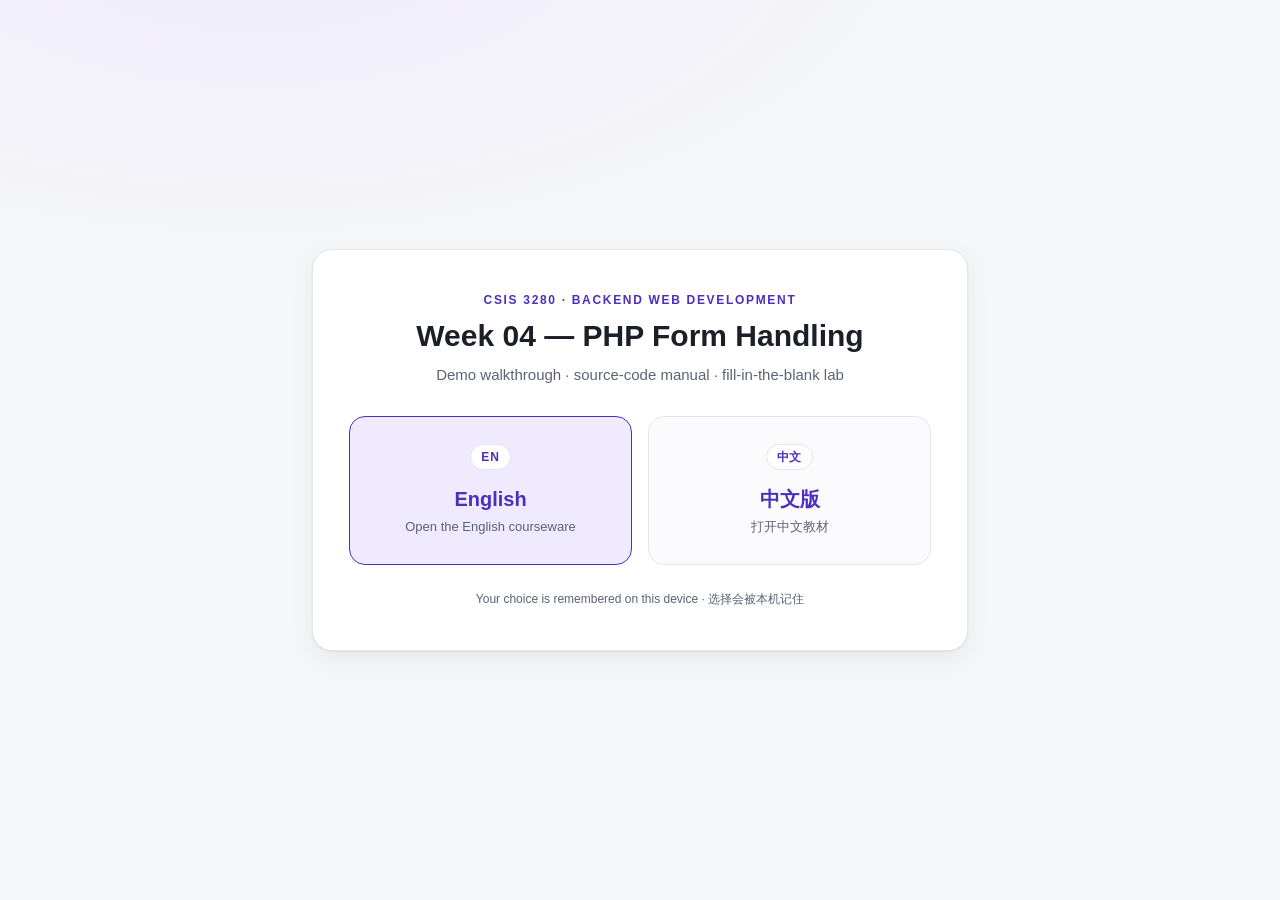
<file: index.html>
<!doctype html>
<html lang="en">
<head>
    <meta charset="utf-8">
    <meta http-equiv="refresh" content="0; url=docs/index.html">
    <title>CSIS 3280 · Week 04 — PHP Form Handling</title>
</head>
<body>
    <p>Redirecting to the courseware…
       <a href="docs/index.html">Open CSIS 3280 Week 04 courseware</a>
    </p>
</body>
</html>
</file>
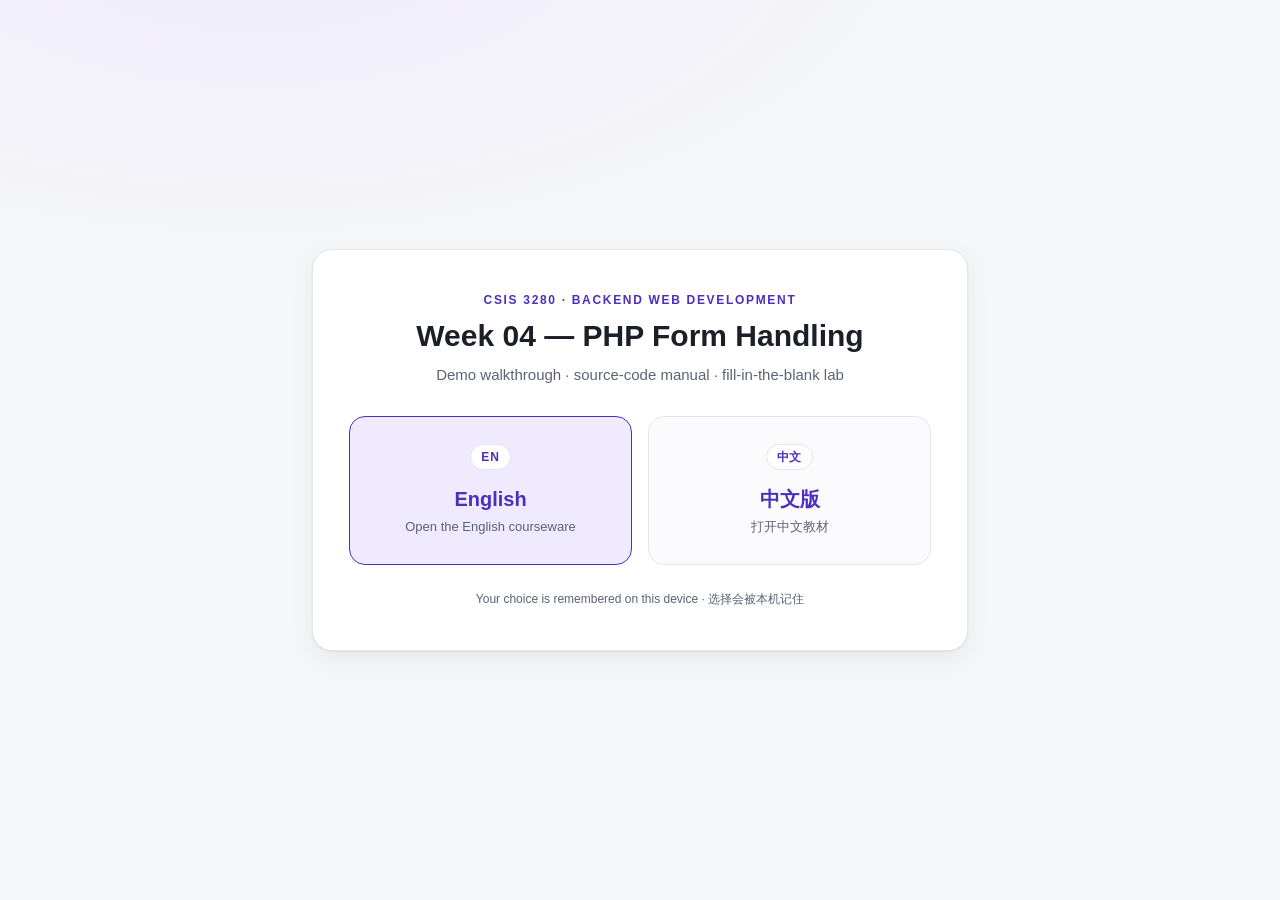
<file: docs/index.html>
<!doctype html>
<html lang="en">
<head>
    <meta charset="utf-8">
    <meta name="viewport" content="width=device-width, initial-scale=1">
    <title>CSIS 3280 · Week 04 — PHP Form Handling</title>
    <link rel="stylesheet" href="assets/css/style.css">
</head>
<body class="gate-body">
    <div class="gate-wrap">
        <div class="gate-card">
            <p class="gate-kicker">CSIS 3280 · Backend Web Development</p>
            <h1 class="gate-title">Week 04 — PHP Form Handling</h1>
            <p class="gate-sub">
                Demo walkthrough · source-code manual · fill-in-the-blank lab
            </p>

            <div class="gate-options">
                <a class="gate-option" href="app.html?lang=en" data-lang="en">
                    <span class="gate-flag">EN</span>
                    <span class="gate-opt-title">English</span>
                    <span class="gate-opt-desc">Open the English courseware</span>
                </a>
                <a class="gate-option" href="app.html?lang=zh" data-lang="zh">
                    <span class="gate-flag">中文</span>
                    <span class="gate-opt-title">中文版</span>
                    <span class="gate-opt-desc">打开中文教材</span>
                </a>
            </div>

            <p class="gate-note">Your choice is remembered on this device · 选择会被本机记住</p>
        </div>
    </div>

<script>
(function () {
    var saved = localStorage.getItem('w04_lang');
    if (saved === 'en' || saved === 'zh') {
        location.replace('app.html?lang=' + saved);
        return;
    }
    var nav = (navigator.language || '').toLowerCase();
    var suggested = nav.indexOf('zh') === 0 ? 'zh' : 'en';
    var el = document.querySelector('.gate-option[data-lang="' + suggested + '"]');
    if (el) { el.classList.add('is-suggested'); }

    document.querySelectorAll('.gate-option').forEach(function (a) {
        a.addEventListener('click', function () {
            localStorage.setItem('w04_lang', a.dataset.lang);
        });
    });
})();
</script>
</body>
</html>
</file>
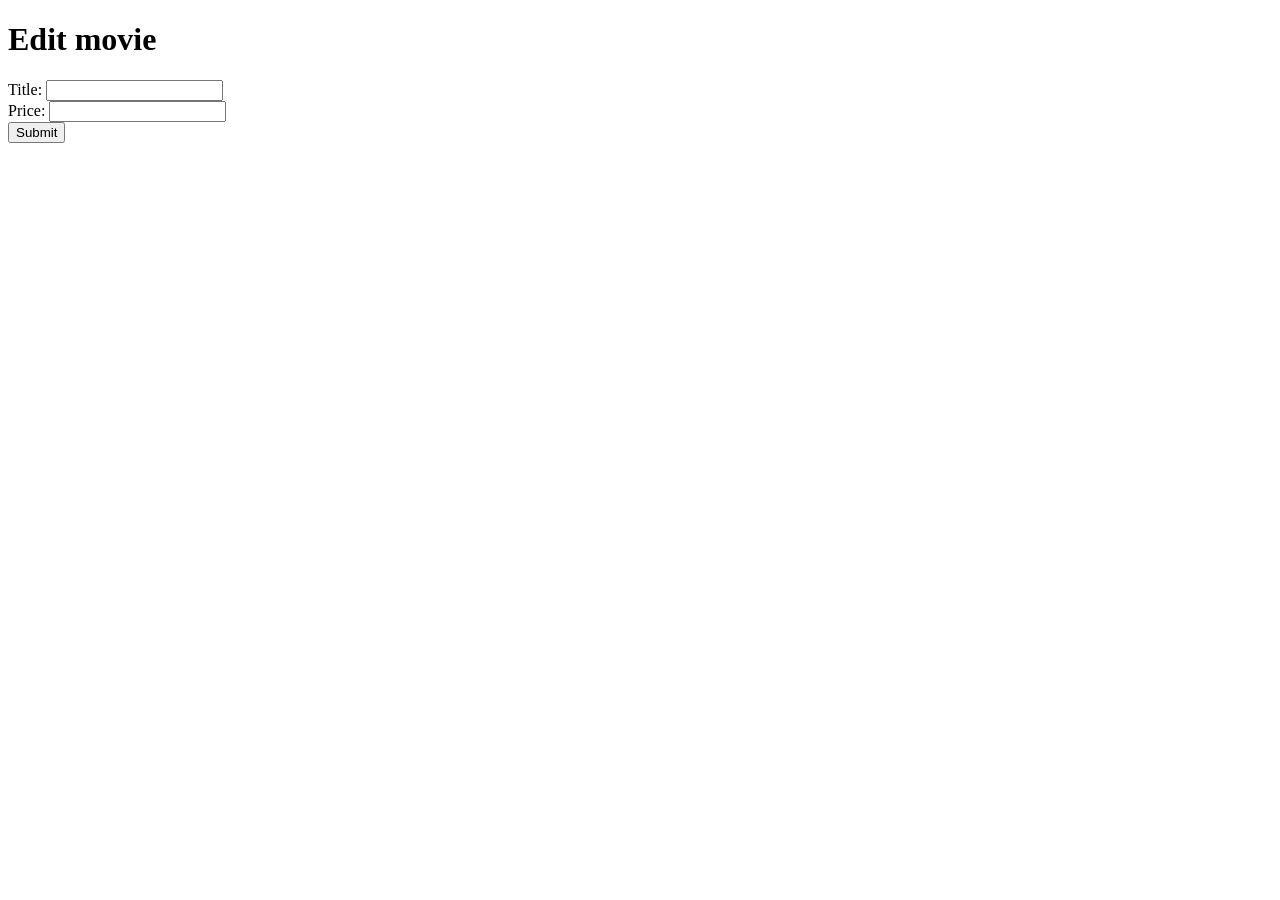
<file: week04_demo(done)/01_mixed_request.html>
<!doctype html><html><head><title>Movie Form 1</title></head><body>
    <h1>Edit movie</h1>
    <!-- method="POST"：表单字段（title、price）通过 POST 请求体提交，不会出现在 URL 中
         action 里的 ?id=1022 属于 URL 查询字符串，会以 GET 方式传给处理脚本
         因此处理脚本可以同时用 INPUT_POST 和 INPUT_GET 读取数据（混合请求） -->
    <form method="POST" action="/week04/01_mixed_request_process.php?id=1022">
        <!-- label 的 for 与 input 的 id 对应：点击文字即可聚焦到输入框（可访问性） -->
        <label for="title">Title: </label><input name="title" id="title">
        <br>
        <label for="price">Price: </label><input name="price" id="price">
        <br>
        <!-- 提交按钮：默认 type="submit"，点击后把表单发往 action 指定的地址 -->
        <input type="submit">
    </form>
    </body>
</html>
</file>
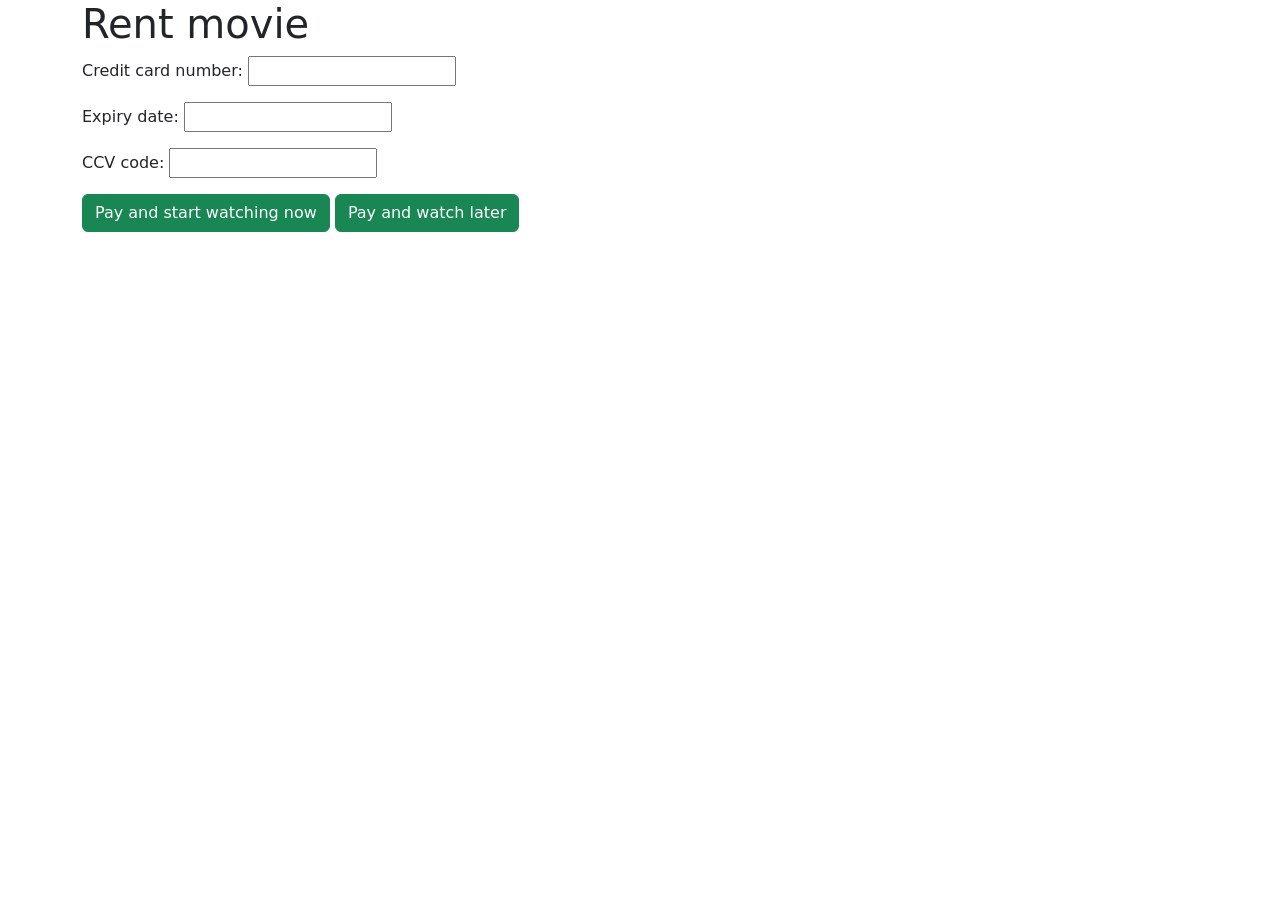
<file: week04_demo(done)/02_multiple_buttons.html>
<!doctype html><html><head><title>Movie Rent Form 1</title>
    <link rel="stylesheet"
          href="https://cdn.jsdelivr.net/npm/bootstrap@5.3.3/dist/css/bootstrap.min.css"
    >
</head>
<body class="container">
<h1>Rent movie</h1>
<!-- 表单以 POST 提交，movieId 通过 URL 查询字符串传递 -->
<form method="POST" action="/week04/02_multiple_process.php?movieId=80441">
    <p><label for="number">Credit card number:</label>
        <input name="number" id="number"></p>
    <p><label for="date">
            Expiry date:</label>
        <input name="date" id="date"></p>
    <p><label for="ccv">
            CCV code:</label>
        <input name="ccv" id="ccv"></p>
    <p>
        <!-- 多个提交按钮的关键：只有"被点击的那个"按钮的 name/value 会被提交，
             其它按钮不会提交。因此服务端只要判断哪个 name 存在，
             就知道用户点了哪个按钮。value 是按钮上显示的文字，也会一并提交。 -->
        <input type="submit" name="watchNow"
               value="Pay and start watching now" class="btn btn-success">
        <input type="submit" name="watchLater"
               value="Pay and watch later" class="btn btn-success">
        <!-- class="btn btn-success" 是 Bootstrap 的按钮样式（绿色） -->
    </p>
</form>
</body>
</html>
</file>
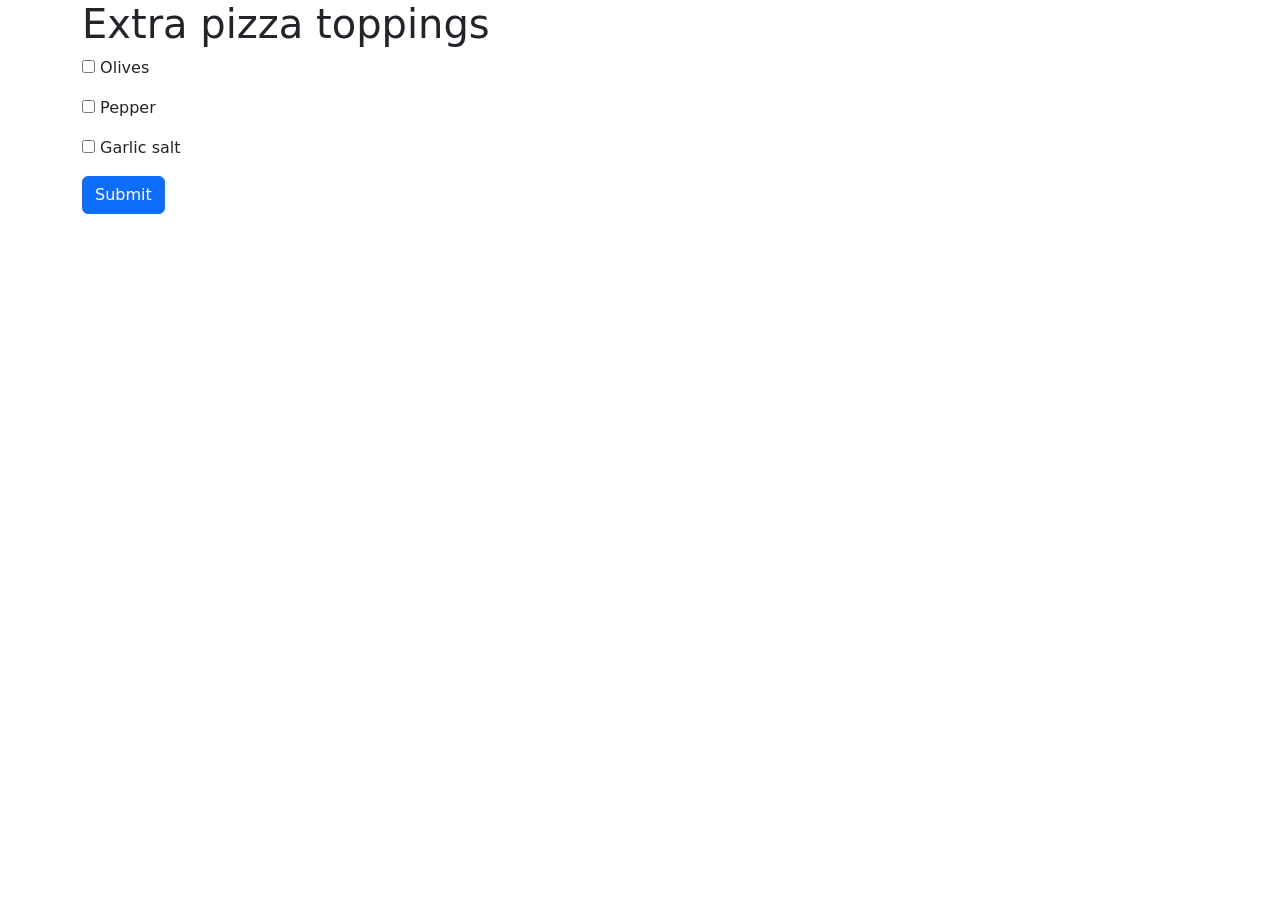
<file: week04_demo(done)/04_checkboxes_array.html>
<!doctype html><html><head><title>Checkboxes array</title>
    <link rel="stylesheet"
          href="https://cdn.jsdelivr.net/npm/bootstrap@5.3.3/dist/css/bootstrap.min.css"
    >
</head>
<body class="container">
<h1>Extra pizza toppings</h1>
<!-- method="GET"：提交后数据会显示在 URL 查询字符串中，例如
     .../04_checkboxes_process.php?toppings[]=olives&toppings[]=pepper -->
<form method="GET" action="/week04/04_checkboxes_process.php">
    <p><label>
            <!-- 多个复选框共用同一个名字 toppings[]（方括号表示"这个字段是数组"）：
                 勾选了哪几个，PHP 端就会收到一个包含对应 value 的数组。
                 若不加 []，同名只会保留最后一个值。 -->
            <input type="checkbox" name="toppings[]" value="olives"> Olives
        </label></p>
    <p><label>
            <input type="checkbox" name="toppings[]" value="pepper"> Pepper
        </label></p>
    <p><label>
            <input type="checkbox" name="toppings[]" value="garlic"> Garlic salt
        </label></p>
    <p><input type="submit" class="btn btn-primary"></p>
</form>
</body>
</html>
</file>
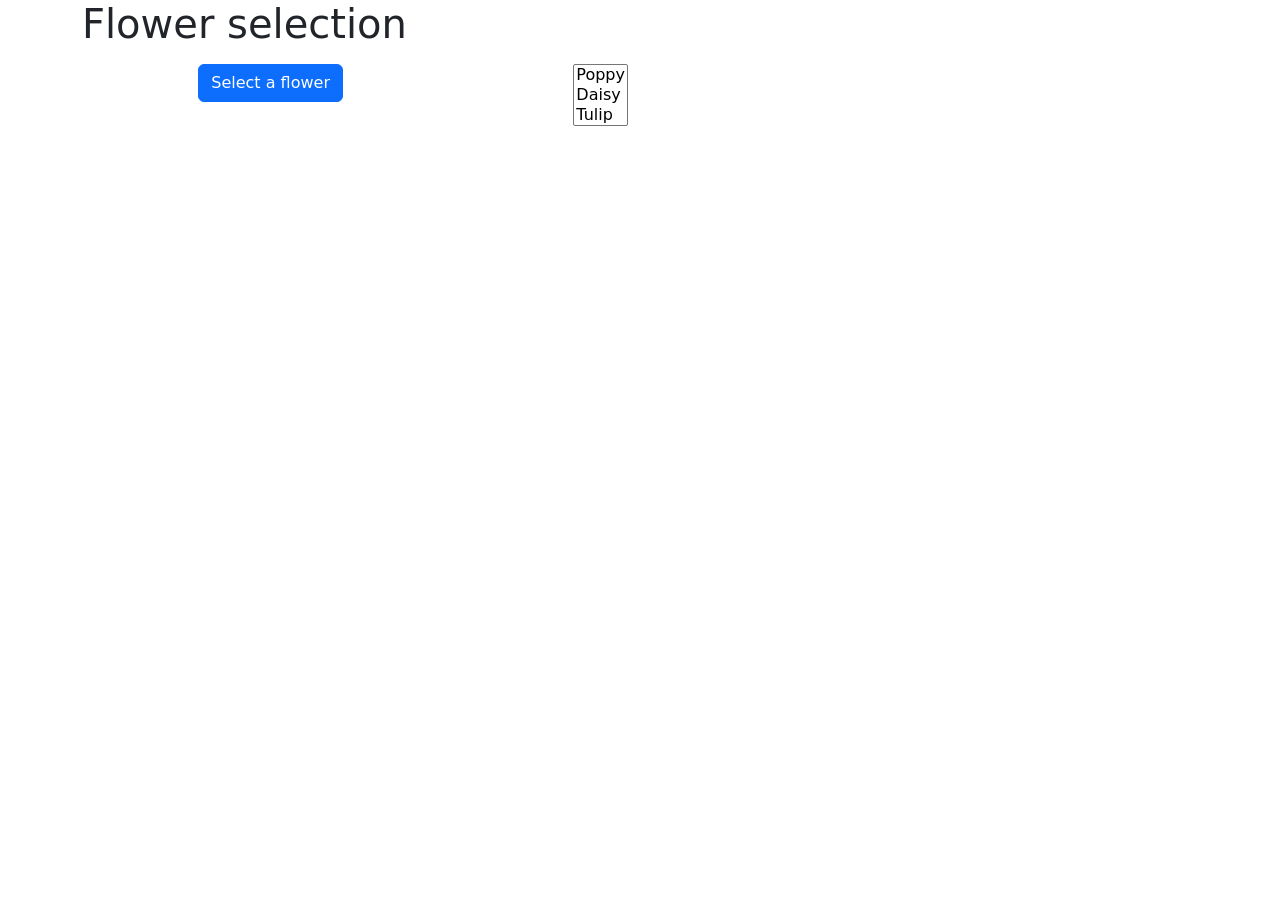
<file: week04_demo(done)/05_multiple_selection.html>
<!doctype html><html><head><title>Single Selection list</title>
    <link rel="stylesheet"
          href="https://cdn.jsdelivr.net/npm/bootstrap@5.3.3/dist/css/bootstrap.min.css"
    >
</head>
<body class="container">
<h1>Flower selection</h1>
<!-- 注意：action 指向的是 .html 文件，静态 HTML 无法处理表单数据，
     通常应指向 .php 处理脚本（本例仅作演示） -->
<form method="GET" action="05_multiple_process.html">
    <div class="row">
        <div class="col-lg-3 text-end py-2">
            <input type="submit" value="Select a flower" class="btn btn-primary">
        </div>
        <div class="col-lg-3 text-end py-2">
            <!-- size="3"：下拉框一次显示 3 行；multiple：允许多选
                 name="flowers[]" 的方括号表示提交的是数组，
                 这样用户选中的多个 option 的 value 会一起传到服务端。
                 （多选时通常需要按住 Ctrl / Cmd 键点选） -->
            <select name="flowers[]"
                    class="custom-select"
                    size="3"
                    multiple>
                <option value="poppy">Poppy</option>
                <option value="daisy">Daisy</option>
                <option value="tulip">Tulip</option>
            </select>
        </div>
    </div>
</form>
</body>
</html>
</file>
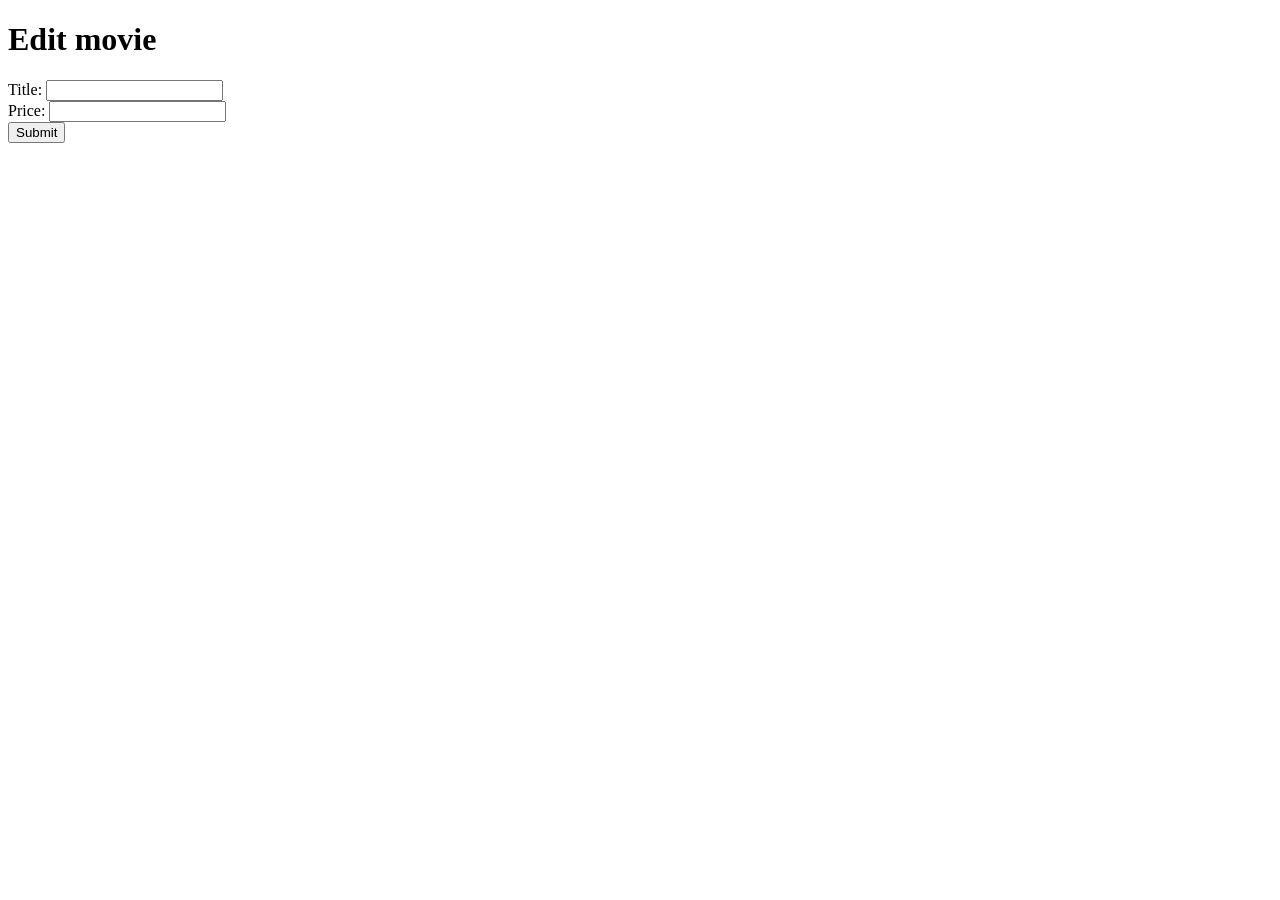
<file: week04_starter(AI-fixed))/01_mixed_request.html>
<!doctype html>
<html>
<head><title>Movie Form 1</title></head>
<body>
<h1>Edit movie</h1>

<!--
  重點：同時使用 GET 與 POST（稱為「混合請求」）
  - method="POST"  → 表單欄位（title、price）會送到 $_POST
  - action 網址後面的 ?id=1022 → 這個查詢字串（query string）會送到 $_GET
  所以在處理程式 01_mixed_request_process.php 中可以同時讀到：
      $_GET['id']      // 1022，通常用來辨識「要修改哪一筆資料」
      $_POST['title']  // 使用者輸入的新標題
      $_POST['price']  // 使用者輸入的新價格
  實務用法：用 GET 帶「資源識別碼」，用 POST 帶「要寫入的資料」
-->
<form method="POST" action="/01_mixed_request_process.php?id=1022">

    <!-- label 的 for 要對應 input 的 id：點擊文字時會聚焦該輸入框 -->
    <label for="title">Title: </label>
    <input name="title" id="title">   <!-- name 決定 $_POST 的鍵名：$_POST['title'] -->
    <br>
    <label for="price">Price: </label>
    <input name="price" id="price">   <!-- $_POST['price'] -->
    <br>

    <!-- 沒有 name 的 submit：只負責送表單，在 $_POST 裡不會產生資料 -->
    <input type="submit">
</form>
</body>
</html>
</file>
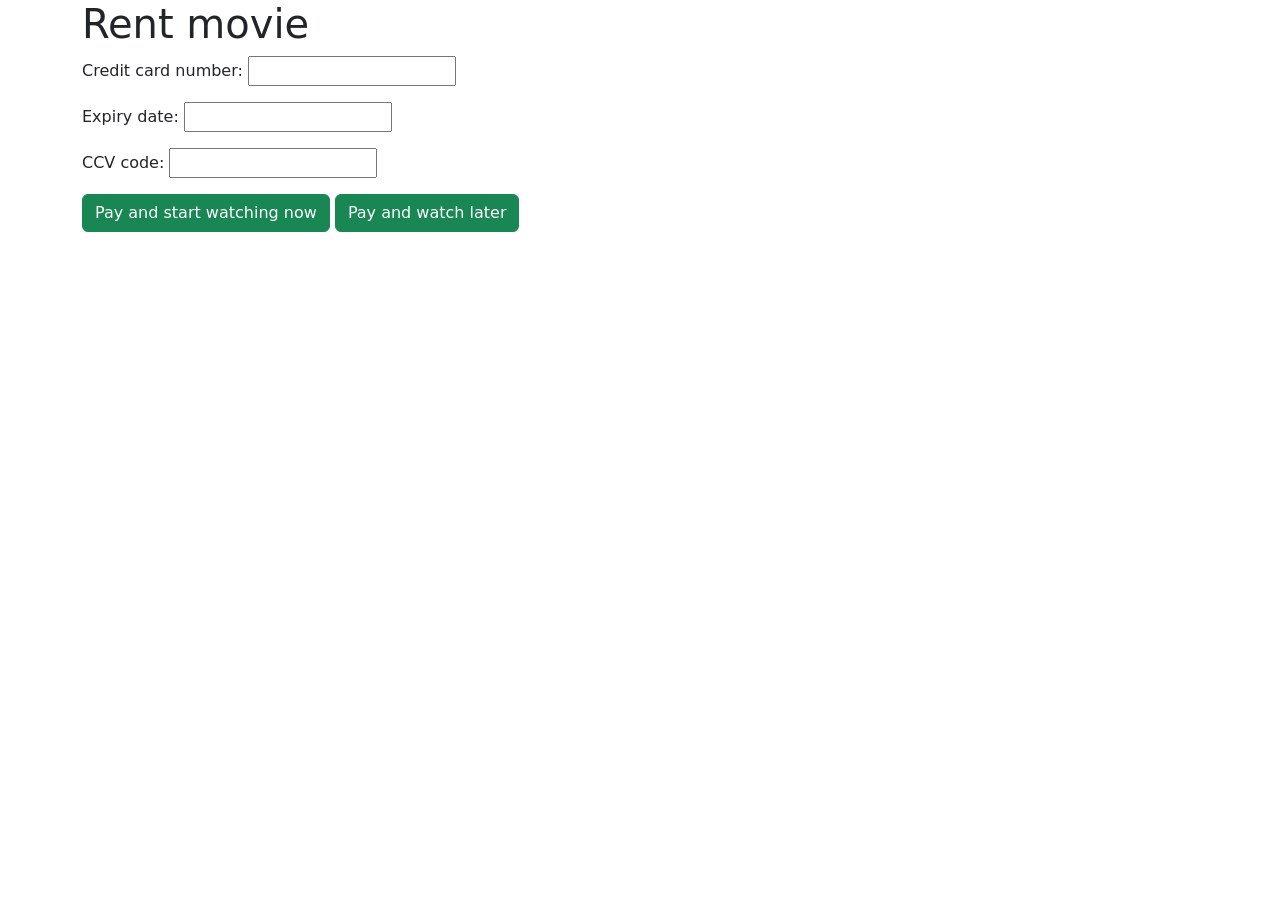
<file: week04_starter(AI-fixed))/02_multiple_buttons.html>
<!doctype html>
<html>
<head>
    <title>Movie Rent Form 1</title>
    <!-- 由 CDN 載入 Bootstrap 5，只是為了套用現成樣式（btn、container 等 class） -->
    <link rel="stylesheet"
          href="https://cdn.jsdelivr.net/npm/bootstrap@5.3.3/dist/css/bootstrap.min.css">
</head>
<body class="container">   <!-- Bootstrap class：讓內容置中並有左右留白 -->
<h1>Rent movie</h1>

<!--
  重點：同一個表單有多個送出按鈕（multiple submit buttons）
  - method="POST"           → 信用卡資料放 $_POST，避免出現在網址列
  - action 的 ?movieId=80441 → 這筆資料放 $_GET，用來指名要租哪部電影
  只有「被按下」的那顆 submit 按鈕的 name/value 會被送出，
  伺服器端即可用 isset($_POST['watchNow']) / isset($_POST['watchLater']) 判斷使用者選了哪個動作。
-->
<form method="POST" action="02_multiple_process.php?movieId=80441">

    <p><label for="number">Credit card number:</label>
        <input name="number" id="number"></p>   <!-- $_POST['number'] -->

    <p><label for="date">Expiry date:</label>
        <input name="date" id="date"></p>       <!-- $_POST['date'] -->

    <p><label for="ccv">CCV code:</label>
        <input name="ccv" id="ccv"></p>         <!-- $_POST['ccv'] -->

    <p>
        <!-- 兩顆 submit 有不同的 name 與 value：
             按下後送出的內容是 watchNow=Pay and start watching now
             value 同時也是按鈕上顯示的文字 -->
        <input type="submit" name="watchNow"
               value="Pay and start watching now" class="btn btn-success">

        <!-- 另一顆：isset($_POST['watchLater']) 為 true 時代表選了「稍後再看」 -->
        <input type="submit" name="watchLater"
               value="Pay and watch later" class="btn btn-success">
    </p>
</form>
</body>
</html>
</file>
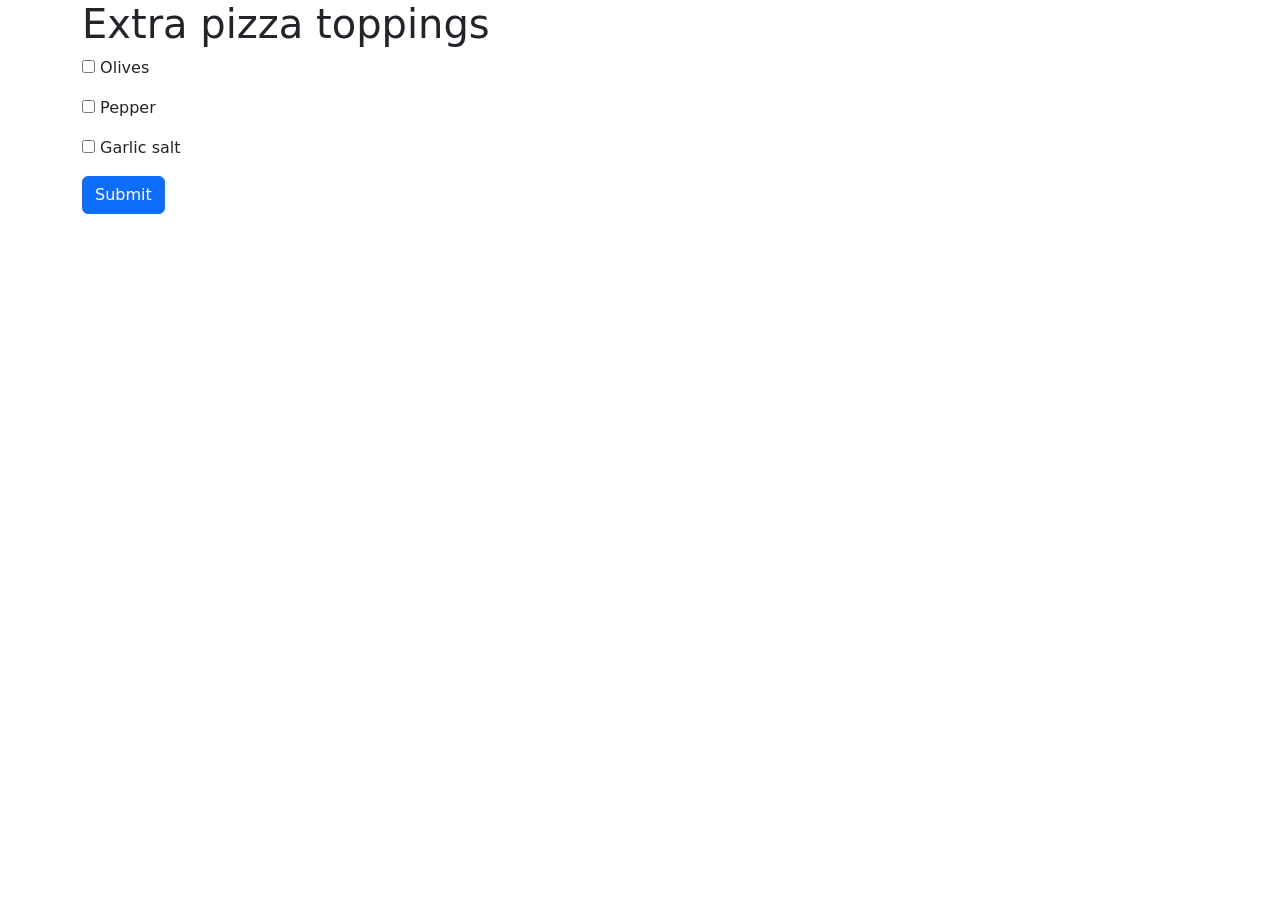
<file: week04_starter(AI-fixed))/04_checkboxes_array.html>
<!doctype html>
<html>
<head>
    <title>Checkboxes array</title>
    <link rel="stylesheet"
          href="https://cdn.jsdelivr.net/npm/bootstrap@5.3.3/dist/css/bootstrap.min.css">
</head>
<body class="container">
<h1>Extra pizza toppings</h1>

<!--
  重點：用 name="toppings[]" 讓「多個核取方塊」組成一個陣列
  - method="GET" → 送出後資料會出現在網址列，例如：
        04_checkboxes_process.php?toppings[]=olives&toppings[]=garlic
  - PHP 端收到的是一個陣列 $_GET['toppings']，例如：
        ['olives', 'garlic']
    可用 foreach ($_GET['toppings'] as $topping) 逐一處理，
    或用 in_array('olives', $_GET['toppings']) 檢查某項是否被勾選。

  注意：勾選方塊「沒勾就不送出」，所以若使用者什麼都沒勾，
  $_GET['toppings'] 這個鍵根本不存在，PHP 端要先用 isset() / ?? [] 處理。
-->
<form method="GET" action="04_checkboxes_process.php">

    <!-- 把 input 包在 <label> 裡面：點文字也能勾選，不需要 for / id 對應 -->
    <p><label>
        <input type="checkbox" name="toppings[]" value="olives"> Olives
    </label></p>

    <p><label>
        <input type="checkbox" name="toppings[]" value="pepper"> Pepper
    </label></p>

    <p><label>
        <input type="checkbox" name="toppings[]" value="garlic"> Garlic salt
    </label></p>

    <!-- btn btn-primary：Bootstrap 的藍色主按鈕樣式 -->
    <p><input type="submit" class="btn btn-primary"></p>
</form>
</body>
</html>
</file>
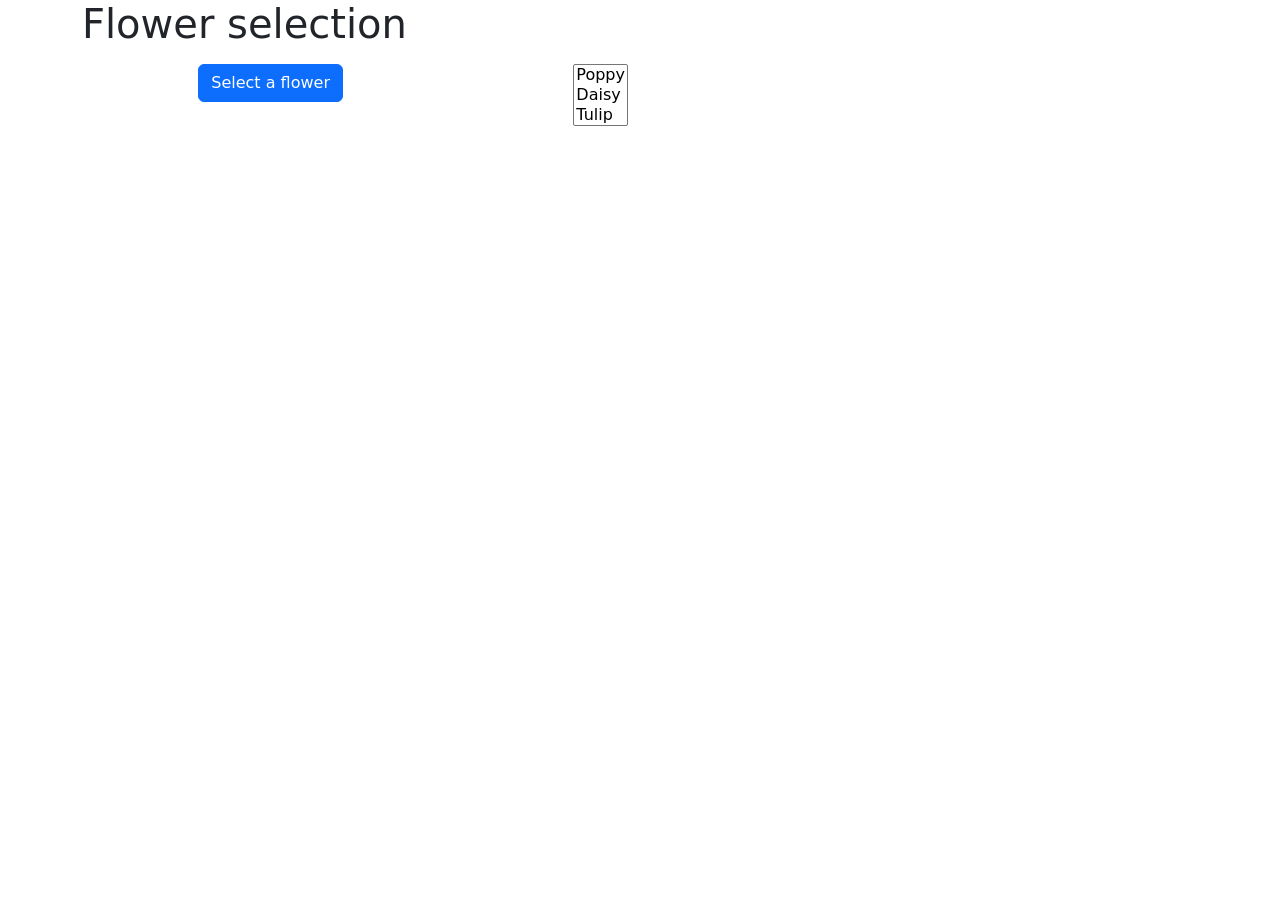
<file: week04_starter(AI-fixed))/05_multiple_selection.html>
<!doctype html>
<html>
<head>
    <title>Single Selection list</title>
    <link rel="stylesheet"
          href="https://cdn.jsdelivr.net/npm/bootstrap@5.3.3/dist/css/bootstrap.min.css">
</head>
<body class="container">
<h1>Flower selection</h1>

<!--
  重點：可多選的下拉選單（multiple select）
  - name="flowers[]" 加上中括號 → 使用者可選多個，PHP 端會收到陣列
        $_GET['flowers'] 例如 ['poppy', 'tulip']
  - multiple 屬性 → 允許按住 Ctrl / Cmd 多選
  - size="3"      → 一次顯示 3 列，變成「清單方塊」而不是下拉式選單

  提示：action 目前指向 .html 檔，靜態 HTML 無法處理表單資料；
  實務上應改成 .php（例如 05_multiple_process.php）才能在伺服器端讀取 $_GET['flowers']。
-->
<form method="GET" action="05_multiple_process.html">
    <div class="row">   <!-- Bootstrap：建立一排（12 欄）的水平容器 -->

        <!-- col-lg-3 = 大螢幕佔 3 欄；text-end = 靠右；py-2 = 上下留白 -->
        <div class="col-lg-3 text-end py-2">
            <input type="submit" value="Select a flower" class="btn btn-primary">
        </div>

        <div class="col-lg-3 text-end py-2">
            <!-- custom-select：預留的 Bootstrap 樣式 class（Bootstrap 5 已改名 form-select） -->
            <select name="flowers[]"
                    class="custom-select"
                    size="3"
                    multiple>
                <!-- 每個 option 的 value 才是真正送出的值，標籤文字只是顯示用 -->
                <option value="poppy">Poppy</option>
                <option value="daisy">Daisy</option>
                <option value="tulip">Tulip</option>
            </select>
        </div>
    </div>
</form>
</body>
</html>
</file>
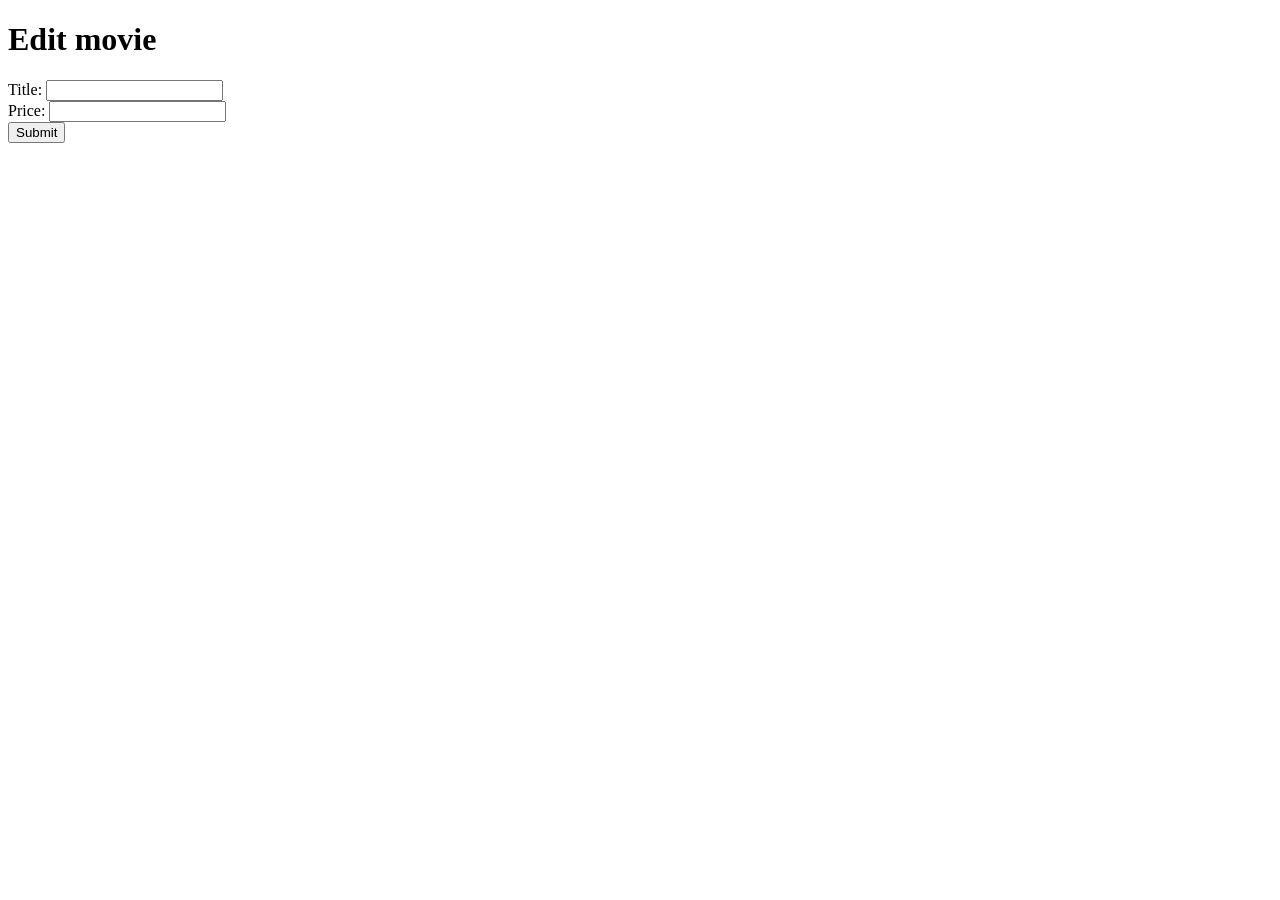
<file: week04_starter/01_mixed_request.html>
<!doctype html><html><head><title>Movie Form 1</title></head><body>
    <h1>Edit movie</h1>
    <form method="POST" action="/01_mixed_request_process.php?id=1022">
        <label for="title">Title: </label><input name="title" id="title">
        <br>
        <label for="price">Price: </label><input name="price" id="price">
        <br>
        <input type="submit">
    </form>
    </body>
</html>
</file>
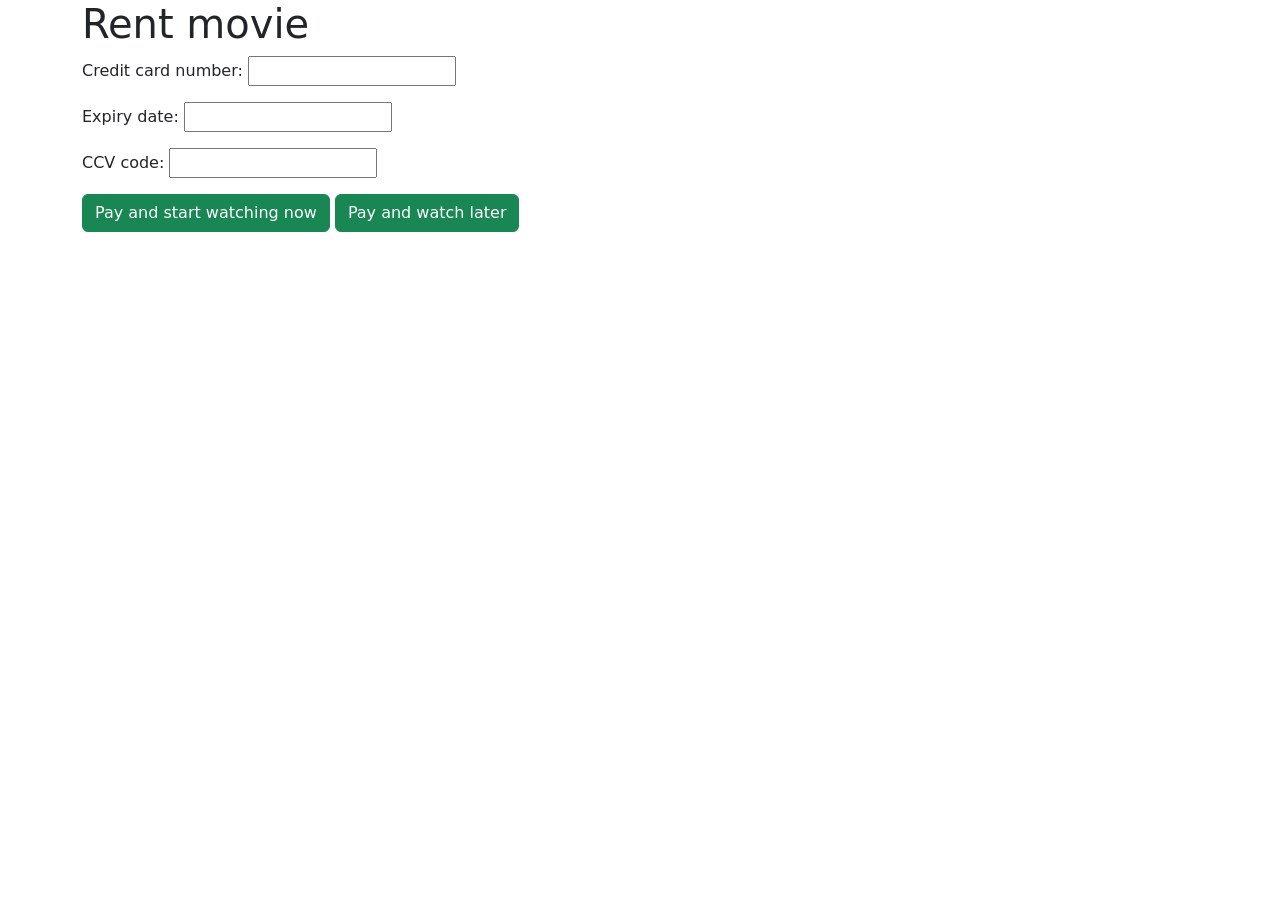
<file: week04_starter/02_multiple_buttons.html>
<!doctype html><html><head><title>Movie Rent Form 1</title>
    <link rel="stylesheet"
          href="https://cdn.jsdelivr.net/npm/bootstrap@5.3.3/dist/css/bootstrap.min.css"
    >
</head>
<body class="container">
<h1>Rent movie</h1>
<form method="POST" action="02_multiple_process.php?movieId=80441">
    <p><label for="number">Credit card number:</label>
        <input name="number" id="number"></p>
    <p><label for="date">
            Expiry date:</label>
        <input name="date" id="date"></p>
    <p><label for="ccv">
            CCV code:</label>
        <input name="ccv" id="ccv"></p>
    <p>
        <input type="submit" name="watchNow"
               value="Pay and start watching now" class="btn btn-success">
        <input type="submit" name="watchLater"
               value="Pay and watch later" class="btn btn-success">
    </p>
</form>
</body>
</html>
</file>
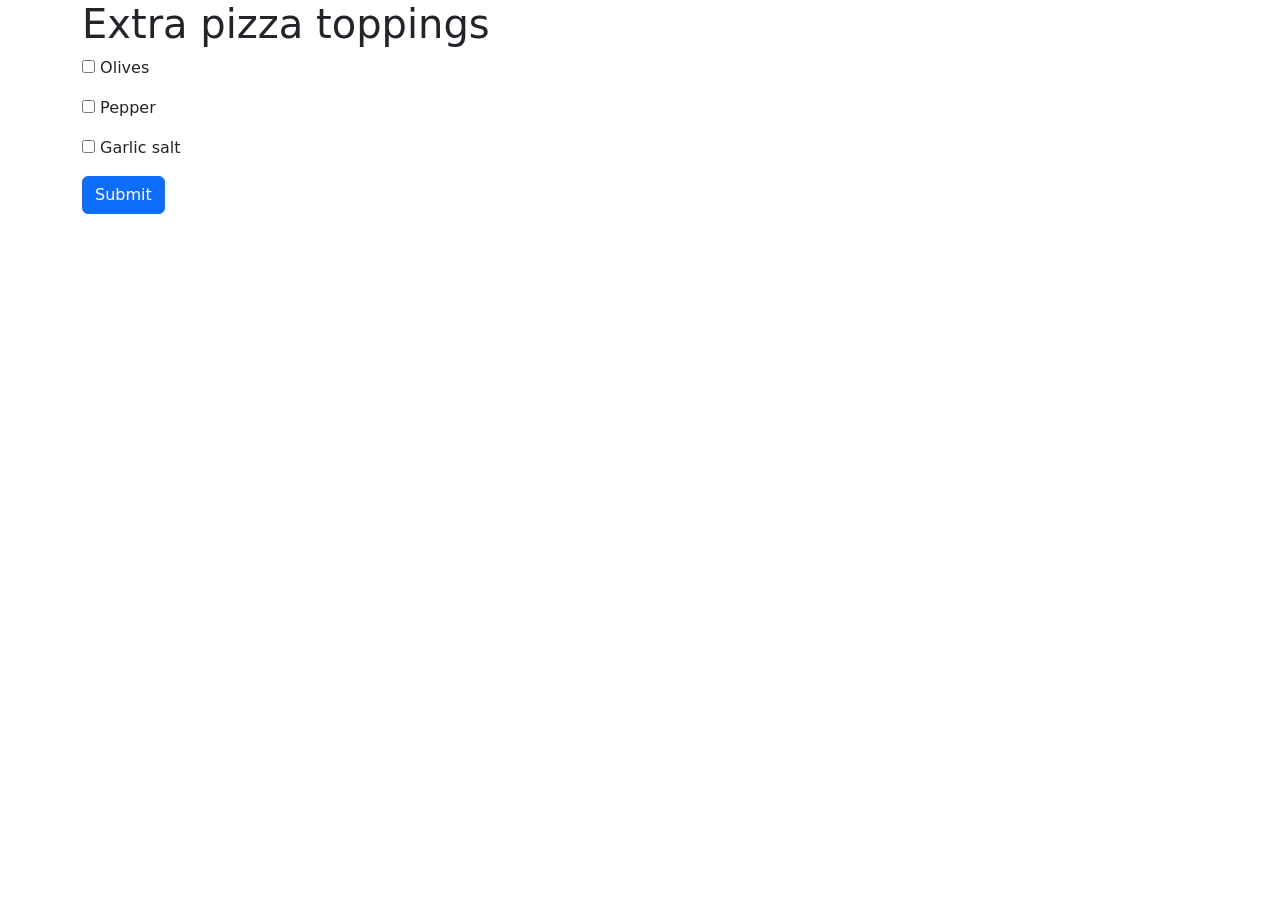
<file: week04_starter/04_checkboxes_array.html>
<!doctype html><html><head><title>Checkboxes array</title>
    <link rel="stylesheet"
          href="https://cdn.jsdelivr.net/npm/bootstrap@5.3.3/dist/css/bootstrap.min.css"
    >
</head>
<body class="container">
<h1>Extra pizza toppings</h1>
<form method="GET" action="04_checkboxes_process.php">
    <p><label>
            <input type="checkbox" name="toppings[]" value="olives"> Olives
        </label></p>
    <p><label>
            <input type="checkbox" name="toppings[]" value="pepper"> Pepper
        </label></p>
    <p><label>
            <input type="checkbox" name="toppings[]" value="garlic"> Garlic salt
        </label></p>
    <p><input type="submit" class="btn btn-primary"></p>
</form>
</body>
</html>
</file>
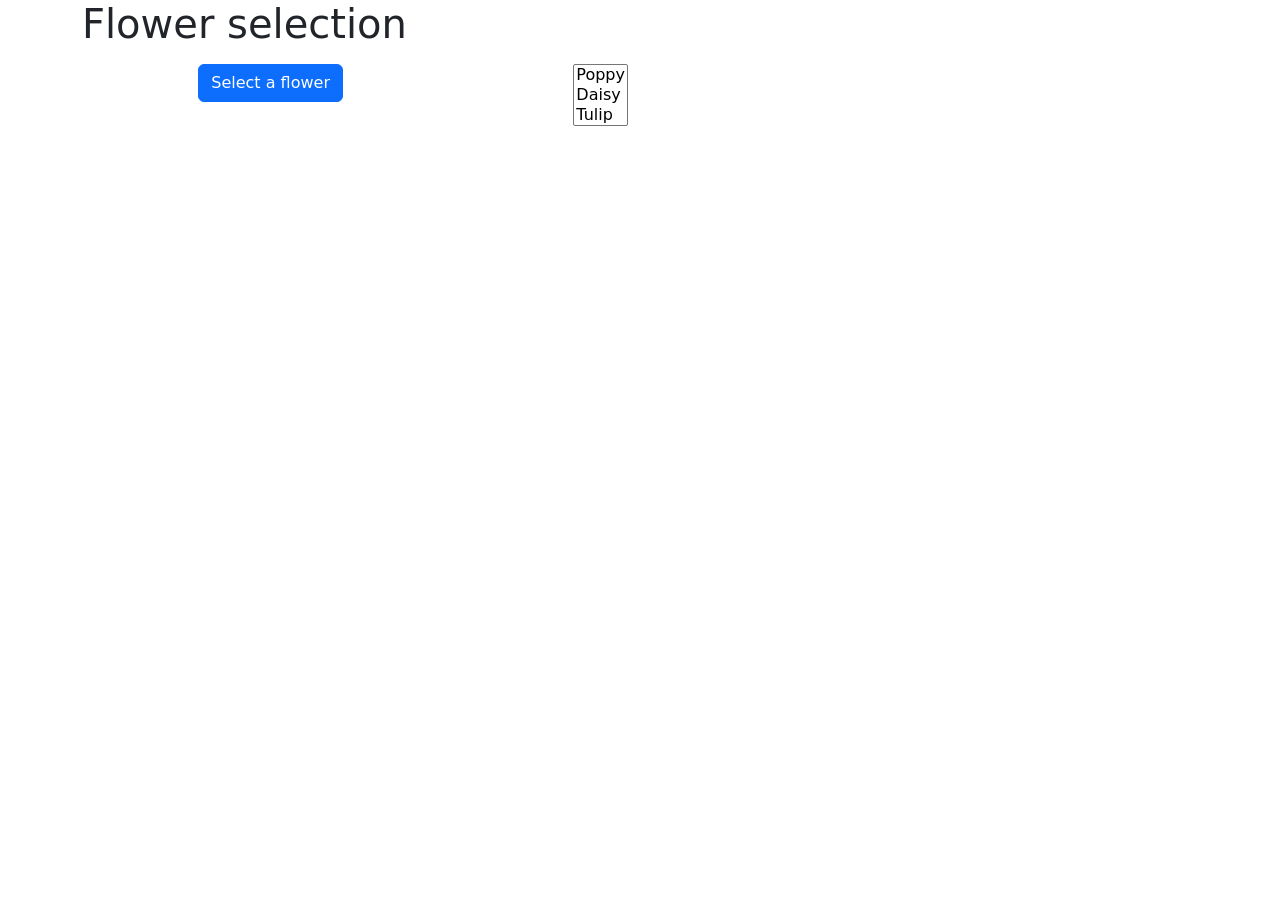
<file: week04_starter/05_multiple_selection.html>
<!doctype html><html><head><title>Single Selection list</title>
    <link rel="stylesheet"
          href="https://cdn.jsdelivr.net/npm/bootstrap@5.3.3/dist/css/bootstrap.min.css"
    >
</head>
<body class="container">
<h1>Flower selection</h1>
<form method="GET" action="05_multiple_process.html">
    <div class="row">
        <div class="col-lg-3 text-end py-2">
            <input type="submit" value="Select a flower" class="btn btn-primary">
        </div>
        <div class="col-lg-3 text-end py-2">
            <select name="flowers[]"
                    class="custom-select"
                    size="3"
                    multiple>
                <option value="poppy">Poppy</option>
                <option value="daisy">Daisy</option>
                <option value="tulip">Tulip</option>
            </select>
        </div>
    </div>
</form>
</body>
</html>
</file>
<file: docs/assets/css/style.css>
/* ============================================================
   CSIS 3280 Week 04 courseware — shared stylesheet
   ============================================================ */

:root {
    --bg: #f5f6f8;
    --surface: #ffffff;
    --ink: #1b1f27;
    --ink-soft: #5c6373;
    --line: #e3e6ec;
    --brand: #4c2fbd;
    --brand-soft: #efeafd;
    --code-bg: #1f2430;
    --code-ink: #e6e9ef;
    --comment: #7fcf9a;
    --ok: #1a7f4b;
    --bad: #c0392b;
    --warn: #b7791f;
    --radius: 14px;
    --shadow: 0 1px 2px rgba(20, 25, 40, .06), 0 8px 24px rgba(20, 25, 40, .06);
}

* { box-sizing: border-box; }

html, body { margin: 0; padding: 0; }

body {
    background: var(--bg);
    color: var(--ink);
    font-family: -apple-system, BlinkMacSystemFont, "Segoe UI", "Helvetica Neue",
                 "PingFang SC", "Hiragino Sans GB", "Microsoft YaHei", sans-serif;
    font-size: 15px;
    line-height: 1.7;
    -webkit-font-smoothing: antialiased;
}

a { color: var(--brand); text-decoration: none; }
a:hover { text-decoration: underline; }

code, pre, .mono {
    font-family: "SFMono-Regular", Menlo, Consolas, "Liberation Mono", monospace;
}

/* ---------------- language gate ---------------- */

.gate-body {
    min-height: 100vh;
    display: flex;
    align-items: center;
    justify-content: center;
    background: radial-gradient(1200px 600px at 20% -10%, #efeafd 0%, #f5f6f8 55%);
}

.gate-wrap { padding: 32px; width: 100%; max-width: 720px; }

.gate-card {
    background: var(--surface);
    border: 1px solid var(--line);
    border-radius: 20px;
    box-shadow: var(--shadow);
    padding: 40px 36px;
    text-align: center;
}

.gate-kicker {
    margin: 0 0 6px;
    font-size: 12px;
    letter-spacing: .14em;
    text-transform: uppercase;
    color: var(--brand);
    font-weight: 700;
}

.gate-title { margin: 0 0 8px; font-size: 30px; line-height: 1.25; }
.gate-sub { margin: 0 0 28px; color: var(--ink-soft); }

.gate-options {
    display: grid;
    grid-template-columns: 1fr 1fr;
    gap: 16px;
}

.gate-option {
    display: block;
    border: 1px solid var(--line);
    border-radius: 16px;
    padding: 26px 18px;
    background: #fbfbfd;
    transition: transform .12s ease, border-color .12s ease, box-shadow .12s ease;
}
.gate-option:hover { text-decoration: none; transform: translateY(-3px); box-shadow: var(--shadow); }
.gate-option.is-suggested { border-color: var(--brand); background: var(--brand-soft); }

.gate-flag {
    display: inline-block;
    font-size: 12px;
    font-weight: 700;
    letter-spacing: .08em;
    color: var(--brand);
    background: #fff;
    border: 1px solid var(--line);
    border-radius: 999px;
    padding: 2px 10px;
    margin-bottom: 12px;
}
.gate-opt-title { display: block; font-size: 20px; font-weight: 700; }
.gate-opt-desc { display: block; color: var(--ink-soft); font-size: 13px; }

.gate-note { margin: 24px 0 0; font-size: 12px; color: var(--ink-soft); }

/* ---------------- top bar ---------------- */

.topbar {
    position: sticky;
    top: 0;
    z-index: 50;
    background: #171a22;
    color: #fff;
    border-bottom: 1px solid #000;
}

.topbar-inner {
    max-width: 1180px;
    margin: 0 auto;
    padding: 0 20px;
    height: 58px;
    display: flex;
    align-items: center;
    gap: 20px;
}

.brand { display: flex; align-items: baseline; gap: 8px; color: #fff; }
.brand:hover { text-decoration: none; }
.brand-mark { font-family: Menlo, Consolas, monospace; font-weight: 700; color: #a99bff; }
.brand-text { font-size: 12px; color: #9aa2b1; }

.nav { display: flex; gap: 4px; flex: 1; }
.nav a {
    color: #c9ced8;
    padding: 6px 12px;
    border-radius: 8px;
    font-size: 14px;
}
.nav a:hover { background: rgba(255, 255, 255, .08); text-decoration: none; }
.nav a.active { background: var(--brand); color: #fff; font-weight: 600; }

.topbar-right { display: flex; align-items: center; gap: 10px; }

.langswitch { display: flex; border: 1px solid #333a48; border-radius: 999px; overflow: hidden; }
.langswitch button {
    background: transparent;
    border: 0;
    color: #aab1bf;
    padding: 5px 14px;
    font-size: 12px;
    cursor: pointer;
}
.langswitch button.active { background: var(--brand); color: #fff; font-weight: 700; }

.nav-toggle {
    display: none;
    background: transparent;
    border: 1px solid #333a48;
    color: #fff;
    border-radius: 8px;
    padding: 4px 10px;
    cursor: pointer;
}

/* ---------------- layout ---------------- */

.view { max-width: 1180px; margin: 0 auto; padding: 28px 20px 60px; min-height: 60vh; }

.card {
    background: var(--surface);
    border: 1px solid var(--line);
    border-radius: var(--radius);
    box-shadow: var(--shadow);
    padding: 22px;
    margin-bottom: 20px;
}

.hero {
    background: linear-gradient(135deg, #4c2fbd 0%, #6d43e0 100%);
    color: #fff;
    border-radius: 20px;
    padding: 34px 32px;
    margin-bottom: 22px;
}
.hero h1 { margin: 0 0 8px; font-size: 28px; line-height: 1.3; }
.hero p { margin: 0; color: #ded7ff; }
.hero .hero-meta { margin-top: 16px; display: flex; flex-wrap: wrap; gap: 8px; }
.hero-pill {
    background: rgba(255, 255, 255, .16);
    border: 1px solid rgba(255, 255, 255, .25);
    border-radius: 999px;
    padding: 3px 12px;
    font-size: 12px;
}

.section-title { font-size: 20px; margin: 0 0 4px; }
.section-sub { color: var(--ink-soft); margin: 0 0 18px; font-size: 14px; }

.grid { display: grid; gap: 16px; grid-template-columns: repeat(auto-fill, minmax(260px, 1fr)); }

.tile {
    display: block;
    background: var(--surface);
    border: 1px solid var(--line);
    border-radius: var(--radius);
    padding: 18px;
    box-shadow: var(--shadow);
    color: inherit;
    transition: transform .12s ease, border-color .12s ease;
}
.tile:hover { text-decoration: none; transform: translateY(-3px); border-color: #c9c2f5; }
.tile .tile-kicker { font-size: 12px; color: var(--ink-soft); }
.tile h3 { margin: 4px 0 6px; font-size: 16px; }
.tile p { margin: 0 0 10px; font-size: 13px; color: var(--ink-soft); }
.tile .tile-foot { font-size: 12px; color: var(--ink-soft); }

.badge {
    display: inline-block;
    font-size: 11px;
    font-weight: 700;
    border-radius: 999px;
    padding: 2px 9px;
    background: #eef0f5;
    color: var(--ink-soft);
}
.badge-dark { background: #171a22; color: #fff; }
.badge-brand { background: var(--brand-soft); color: var(--brand); }
.badge-ok { background: #e4f5ec; color: var(--ok); }
.badge-warn { background: #fdf3e0; color: var(--warn); }
.badge-basic { background: #e4f5ec; color: var(--ok); }
.badge-advanced { background: #fdf3e0; color: var(--warn); }
.badge-challenge { background: #fde8e5; color: var(--bad); }

/* ---------------- tables ---------------- */

.table-wrap { overflow-x: auto; }
table.data { width: 100%; border-collapse: collapse; font-size: 14px; }
table.data th, table.data td {
    text-align: left;
    padding: 10px 12px;
    border-bottom: 1px solid var(--line);
    vertical-align: top;
}
table.data th { background: #fafbfd; font-size: 12px; text-transform: uppercase; letter-spacing: .06em; color: var(--ink-soft); }
table.data tr:last-child td { border-bottom: 0; }

/* ---------------- code ---------------- */

.code-caption {
    font-size: 12px;
    color: var(--ink-soft);
    margin-bottom: 6px;
    font-weight: 600;
}

pre.code-block {
    margin: 0;
    background: var(--code-bg);
    color: var(--code-ink);
    border-radius: 12px;
    padding: 16px 18px;
    overflow-x: auto;
    font-size: 13px;
    line-height: 1.75;
    white-space: pre;
    tab-size: 4;
}

pre.code-block .code-comment { color: var(--comment); }
pre.code-block.hide-comments .code-comment { display: none; }

.inline-code {
    background: #eef0f5;
    border-radius: 5px;
    padding: 1px 6px;
    font-size: 13px;
}

/* ---------------- manual chapter ---------------- */

.two-col { display: grid; grid-template-columns: 300px 1fr; gap: 20px; align-items: start; }
@media (max-width: 900px) { .two-col { grid-template-columns: 1fr; } }

.term-panel {
    background: var(--surface);
    border: 1px solid var(--line);
    border-radius: var(--radius);
    box-shadow: var(--shadow);
    padding: 18px;
    position: sticky;
    top: 78px;
    max-height: calc(100vh - 100px);
    overflow-y: auto;
}
.term-title { font-size: 14px; margin: 0 0 2px; }
.term-sub { font-size: 12px; color: var(--ink-soft); margin: 0 0 12px; }
.term-item { border-top: 1px dashed var(--line); padding: 10px 0; }
.term-item:first-child { border-top: 0; }
.term-name { font-family: Menlo, Consolas, monospace; font-size: 12.5px; font-weight: 700; word-break: break-all; }
.term-desc { font-size: 12.5px; color: var(--ink-soft); margin-top: 4px; }

.chapter-list { padding-left: 18px; margin: 0; font-size: 13px; }
.chapter-list li { margin-bottom: 4px; }

.step-card { padding: 0; overflow: hidden; }
.step-head {
    display: flex;
    justify-content: space-between;
    align-items: center;
    gap: 12px;
    padding: 12px 18px;
    border-bottom: 1px solid var(--line);
    background: #fafbfd;
}
.step-head h3 { margin: 0; font-size: 15px; display: flex; align-items: center; gap: 8px; }
.step-body { padding: 18px; }

.explain-grid { display: grid; grid-template-columns: 1fr 1fr; gap: 14px; margin-top: 14px; }
@media (max-width: 760px) { .explain-grid { grid-template-columns: 1fr; } }

.explain-box { border-radius: 12px; padding: 14px 16px; font-size: 13.5px; }
.explain-why { background: #eef3ff; border-left: 4px solid #4c6ef5; }
.explain-purpose { background: #f0f8f3; border-left: 4px solid var(--ok); }
.explain-label { font-size: 11px; font-weight: 800; letter-spacing: .08em; text-transform: uppercase; color: var(--ink-soft); margin-bottom: 4px; }
.explain-box p { margin: 0; }

.notice {
    background: #fff6f5;
    border: 1px solid #f7d5d0;
    border-radius: 10px;
    padding: 12px 14px;
    font-size: 13.5px;
    color: #8d2b21;
}

/* ---------------- toolbar / progress ---------------- */

.toolbar {
    display: flex;
    flex-wrap: wrap;
    align-items: center;
    gap: 12px;
}

.btn {
    display: inline-block;
    border: 1px solid var(--line);
    background: #fff;
    color: var(--ink);
    border-radius: 9px;
    padding: 7px 14px;
    font-size: 13px;
    cursor: pointer;
    font-family: inherit;
}
.btn:hover { background: #f4f5f9; text-decoration: none; }
.btn-primary { background: var(--brand); border-color: var(--brand); color: #fff; font-weight: 600; }
.btn-primary:hover { background: #3d24a2; }
.btn-ok { background: var(--ok); border-color: var(--ok); color: #fff; font-weight: 600; }
.btn-ghost { background: transparent; }
.btn-sm { padding: 5px 10px; font-size: 12px; }

.progress {
    background: #e9ecf2;
    border-radius: 999px;
    overflow: hidden;
    height: 14px;
    width: 190px;
    flex: 0 0 auto;
}
.progress > span {
    display: block;
    height: 100%;
    background: var(--ok);
    width: 0;
    font-size: 10px;
    color: #fff;
    text-align: center;
    line-height: 14px;
    transition: width .2s ease;
}
.progress-lg { height: 20px; width: 100%; }
.progress-lg > span { line-height: 20px; font-size: 11px; }

.switch {
    display: inline-flex;
    align-items: center;
    gap: 7px;
    font-size: 13px;
    cursor: pointer;
    user-select: none;
}

/* ---------------- exercises ---------------- */

.code-input {
    display: inline-block;
    font-family: Menlo, Consolas, monospace;
    font-size: 13px;
    background: #2b3242;
    color: #ffd479;
    border: 1px solid #56607a;
    border-radius: 6px;
    padding: 1px 6px;
    margin: 0 2px;
    min-width: 8ch;
    text-align: center;
}
.code-input:focus { outline: 2px solid #a99bff; outline-offset: 1px; }
.code-input.is-correct { border-color: #46d18b; background: #1d4a33; color: #9ff5c8; }
.code-input.is-wrong { border-color: #ff7a68; background: #4d2320; color: #ffc4bb; text-decoration: underline wavy #ff7a68; }

.blank-result {
    border-left: 4px solid var(--line);
    padding: 10px 14px;
    margin-bottom: 12px;
    border-radius: 0 10px 10px 0;
    background: #fafbfd;
}
.blank-result.ok { border-left-color: var(--ok); }
.blank-result.bad { border-left-color: var(--bad); }
.blank-result .br-title { font-weight: 700; font-size: 14px; }
.blank-result .br-body { font-size: 13px; color: var(--ink-soft); margin-top: 4px; }

details.hint { border-bottom: 1px dashed var(--line); padding: 6px 0; font-size: 13px; }
details.hint summary { cursor: pointer; color: var(--brand); }
details.hint .hint-body { color: var(--ink-soft); padding: 4px 0 2px 16px; }

.alert {
    border-radius: 12px;
    padding: 14px 16px;
    margin-bottom: 18px;
    font-size: 14px;
}
.alert-ok { background: #e9f7ef; border: 1px solid #b7e4c9; color: #14603a; }
.alert-bad { background: #fdeceb; border: 1px solid #f5c6c0; color: #8d2b21; }
.alert-warn { background: #fdf5e5; border: 1px solid #f0dcae; color: #7a5312; }
.alert-info { background: #eef1fd; border: 1px solid #cdd6f7; color: #2c3272; }

.callout {
    background: #f7f8fb;
    border: 1px dashed var(--line);
    border-radius: 12px;
    padding: 14px 16px;
    font-size: 13.5px;
}

.kv { display: grid; grid-template-columns: 140px 1fr; gap: 6px 14px; font-size: 14px; }
@media (max-width: 640px) { .kv { grid-template-columns: 1fr; } }
.kv dt { color: var(--ink-soft); font-weight: 600; }
.kv dd { margin: 0; }

ul.points { margin: 8px 0 0; padding-left: 20px; }
ul.points li { margin-bottom: 6px; }

/* ---------------- misc ---------------- */

.footer {
    border-top: 1px solid var(--line);
    padding: 24px 20px 40px;
    text-align: center;
    font-size: 12px;
    color: var(--ink-soft);
}

.pager { display: flex; justify-content: space-between; gap: 12px; margin-bottom: 20px; }

.muted { color: var(--ink-soft); }
.small { font-size: 12.5px; }
.divider { height: 1px; background: var(--line); margin: 18px 0; }

@media (max-width: 820px) {
    .nav {
        display: none;
        position: absolute;
        top: 58px; left: 0; right: 0;
        background: #171a22;
        flex-direction: column;
        padding: 10px 16px 16px;
    }
    .nav.open { display: flex; }
    .nav-toggle { display: block; }
    .gate-options { grid-template-columns: 1fr; }
    .term-panel { position: static; max-height: none; }
}
</file>
